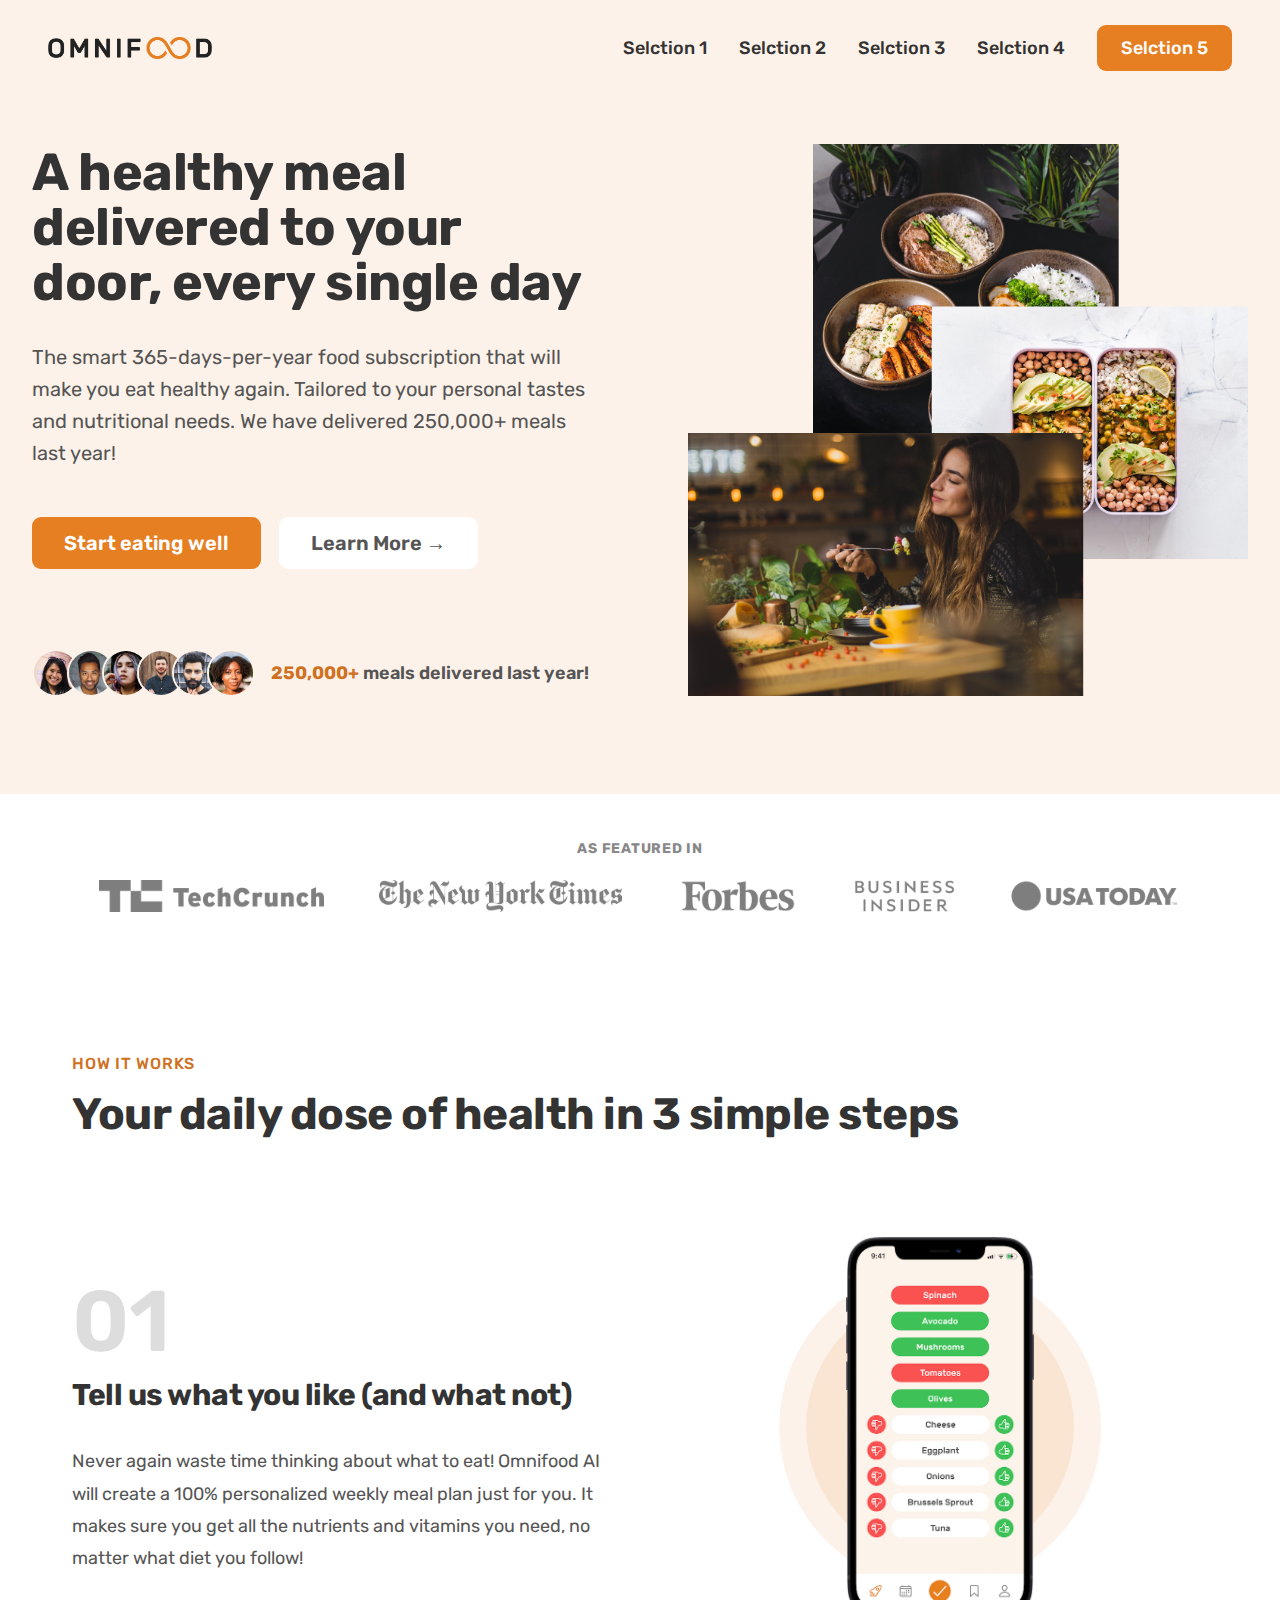
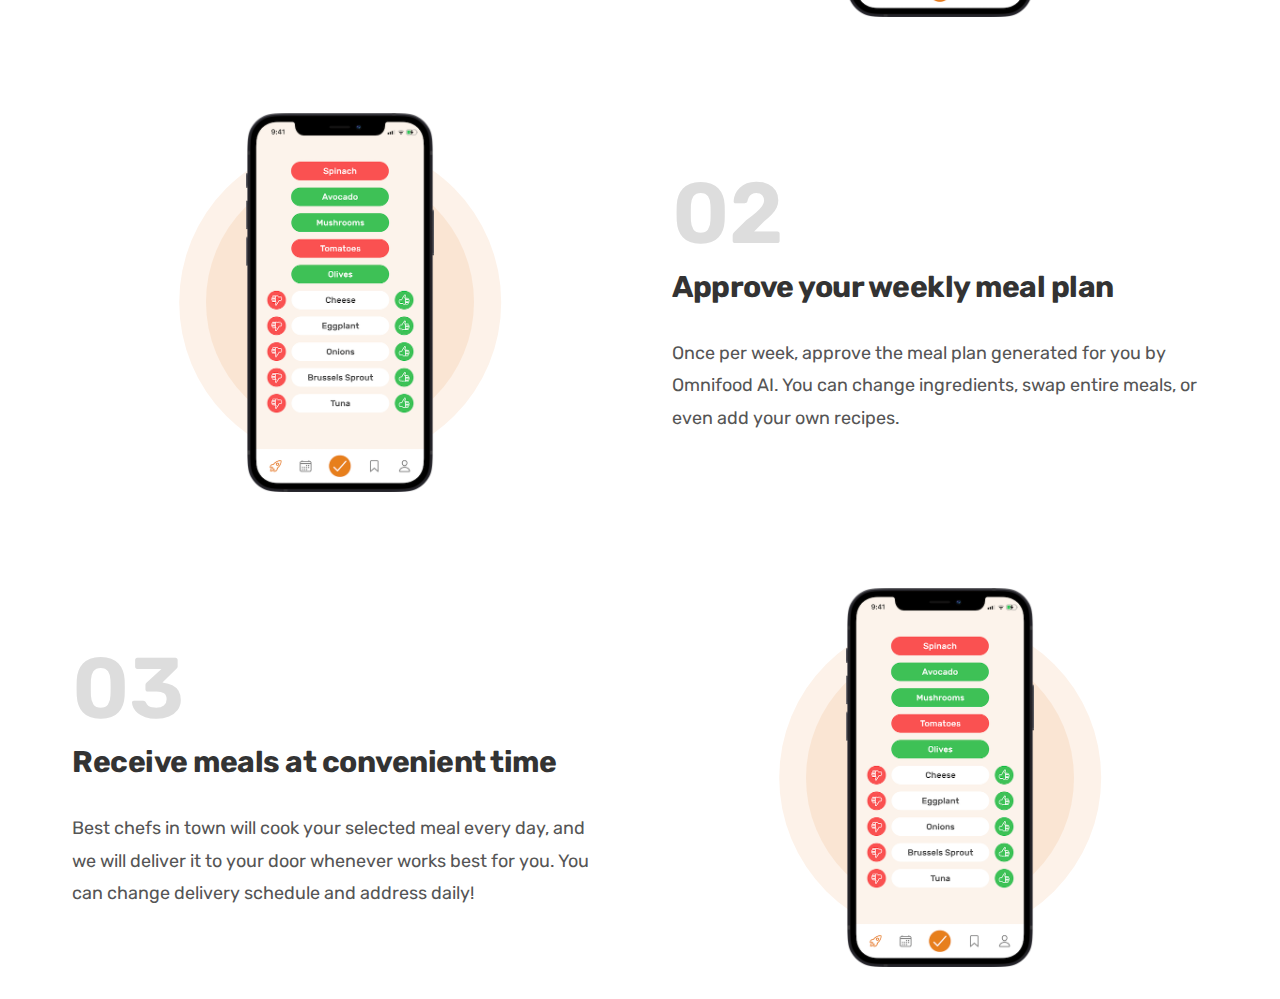
<file: index.html>
<!DOCTYPE html>
<html lang="en">
<head>
    <meta charset="UTF-8">
    <meta http-equiv="X-UA-Compatible" content="IE=edge">
    <meta name="viewport" content="width=device-width, initial-scale=1.0">
    <title>OMNIFOOD</title>

    <link rel="preconnect" href="https://fonts.googleapis.com">
<link rel="preconnect" href="https://fonts.gstatic.com" crossorigin>
<link href="https://fonts.googleapis.com/css2?family=Rubik:wght@400;500;600;700&display=swap" rel="stylesheet">

    <link rel="stylesheet" href="css/style.css">
    <link rel="stylesheet" href="css/general.css">
</head>
<body>
    <!--        HEADER         -->
    <header class="header">
        <img src="img/omnifood-logo.png" alt="LOGO" class="logo">
        <nav class="main-nav">
            <ul class="main-nav-list">
                <li><a href="#" class="main-nav-link">Selction 1</a></li>
                <li><a href="#" class="main-nav-link">Selction 2</a></li>
                <li><a href="#" class="main-nav-link">Selction 3</a></li>
                <li><a href="#" class="main-nav-link">Selction 4</a></li>
                <li><a href="#" class="main-nav-link nav-cta">Selction 5</a></li>
            </ul>
        </nav>
    </header>


    <main>
        <!--  HERO SECTION  -->
        <section class="section-hero">
            <div class="hero">
                <div class="hero-text-box">
                    <h1 class="heading-primary">
                        A healthy meal delivered to your door, every single day
                    </h1>
                    <p class="hero-description">           
                        The smart 365-days-per-year food subscription that will make you eat healthy again. Tailored to your personal tastes and nutritional needs. We have delivered 250,000+ meals last year!
                    </p>
                    <a href="#" class="btn btn--full margin-right-sm">Start eating well</a>
                    <a href="#" class="btn btn--outline">Learn More &rarr;</a>

                    <div class="delivered-meals">
                        <div class="delivered-imgs">
                            <img src="img/customers/customer-1.jpg" alt="Sust1">
                            <img src="img/customers/customer-2.jpg" alt="Sust1">
                            <img src="img/customers/customer-3.jpg" alt="Sust1">
                            <img src="img/customers/customer-4.jpg" alt="Sust1">
                            <img src="img/customers/customer-5.jpg" alt="Sust1">
                            <img src="img/customers/customer-6.jpg" alt="Sust1">
                        </div>

                        <p class="delivered-text"><span>250,000+</span> meals delivered last year!</p>
                    </div>
                </div>

                <div class="hero-img-box">
                    <img src="img/hero.png" alt="Hero Images" class="hero-img">
                </div>
            </div>
        </section>



        <!-- -------------------------------- -->
        <!--           FEATURED IN            -->
        <!-- -------------------------------- -->
        <section class="section-featured">
            <div class="container">
                <h2 class="heading-featured-in">As Featured In</h2>
                <div class="logos">
                    <img src="img/logos/techcrunch.png" alt="Logo 1">
                    <img src="img/logos/the-new-york-times.png" alt="Logo 2">
                    <img src="img/logos/forbes.png" alt="Logo 3">
                    <img src="img/logos/business-insider.png" alt="Logo 4">
                    <img src="img/logos/usa-today.png" alt="">
                </div>
            </div>
        </section>









        <!--     HOW IT WORKS -->
        <section class="section-how">
            <div class="container">
                <span class="subheading">How it works</span>
                <h2 class="heading-secondary">Your daily dose of health in 3 simple steps</h2>
            </div>

            <div class="container grid grid--2-cols grid--center-v">
                <!--      STEP 1    -->
                <div class="step-text-box">
                    <p class="step-number">01</p>

                    <h3 class="heading-tertiary">Tell us what you like (and what not)</h3>

                    <p class="step-description">
                        Never again waste time thinking about what to eat! Omnifood AI will create a 100% personalized weekly meal plan just for you. It makes sure you get all the nutrients and vitamins you need, no matter what diet you follow!
                    </p>
                </div>

                <div class="step-img-box">
                    <img src="img/app/app-screen-1.png" class="step-img" alt="APP SCREEN">
                </div>


                <!--      STEP 2    -->
                <div class="step-img-box">
                    <img src="img/app/app-screen-1.png" class="step-img" alt="APP SCREEN">
                </div>

                <div class="step-text-box">
                    <p class="step-number">02</p>

                    <h3 class="heading-tertiary">Approve your weekly meal plan</h3>

                    <p class="step-description">
                        Once per week, approve the meal plan generated for you by Omnifood AI. You can change ingredients, swap entire meals, or even add your own recipes.
                    </p>
                </div>



                <!--      STEP 3    -->
                <div class="step-text-box">
                    <p class="step-number">03</p>

                    <h3 class="heading-tertiary">Receive meals at convenient time</h3>

                    <p class="step-description">
                        Best chefs in town will cook your selected meal every day, and we will deliver it to your door whenever works best for you. You can change delivery schedule and address daily!
                    </p>
                </div>

                <div class="step-img-box">
                    <img src="img/app/app-screen-1.png" class="step-img" alt="APP SCREEN">
                </div>
            </div>
            
        </section>

    </main>




    
    
</body>
</html>
</file>
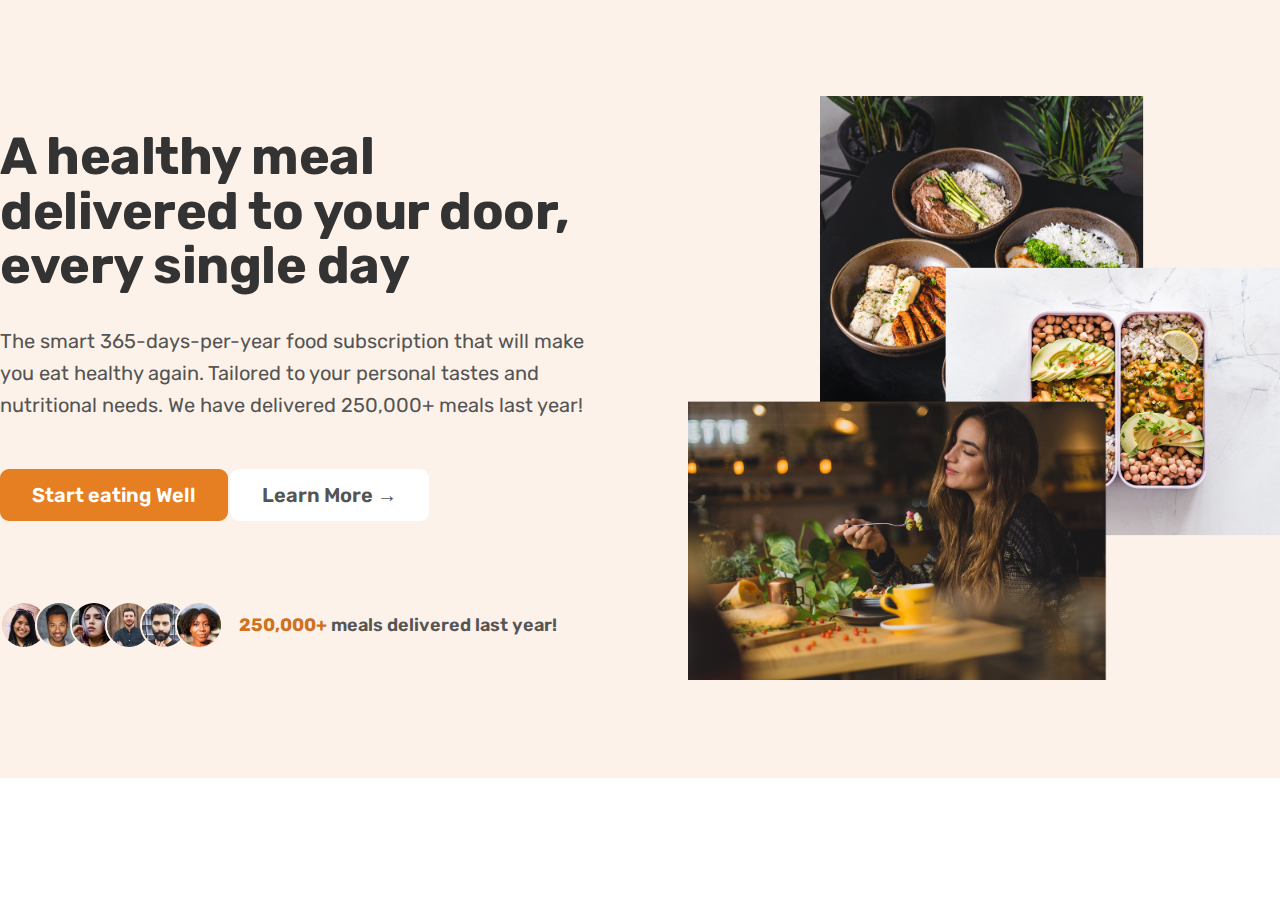
<file: prac.html>
<!DOCTYPE html>
<html lang="en">
<head>
    <meta charset="UTF-8">
    <meta http-equiv="X-UA-Compatible" content="IE=edge">
    <meta name="viewport" content="width=device-width, initial-scale=1.0">

    
    <link rel="preconnect" href="https://fonts.googleapis.com">
<link rel="preconnect" href="https://fonts.gstatic.com" crossorigin>
<link href="https://fonts.googleapis.com/css2?family=Rubik:wght@400;500;600;700&display=swap" rel="stylesheet">


    <link rel="stylesheet" href="prac.css">
    <title>Document</title>
</head>
<body>
    
    <section class="section-hero">
        <div class="hero">
            <div class="hero-text-box">
                <h1 class="heading-primary">
                    A healthy meal delivered to your door, every single day
                </h1>
                <p class="hero-description">
                    The smart 365-days-per-year food subscription that will make you eat healthy again. Tailored to your personal tastes and nutritional needs. We have delivered 250,000+ meals last year!
                </p>

                <a href="#" class="btn btn-full">Start eating Well</a>
                <a href="#" class="btn btn-outline">Learn More &rarr;</a>

                <div class="delivered-meals">
                    <div class="delivered-imgs">
                        <img src="img/customers/customer-1.jpg" alt="Sust1">
                        <img src="img/customers/customer-2.jpg" alt="Sust1">
                        <img src="img/customers/customer-3.jpg" alt="Sust1">
                        <img src="img/customers/customer-4.jpg" alt="Sust1">
                        <img src="img/customers/customer-5.jpg" alt="Sust1">
                        <img src="img/customers/customer-6.jpg" alt="Sust1">
                    </div>
                
                    <p class="delivered-text">
                        <span>250,000+</span> meals delivered last year!
                    </p>
                </div>
            </div>

            <div class="hero-img-box">
                <img src="img/hero.png" alt="" class="hero-img">
            </div>
        </div>
    </section>
</body>
</html>
</file>
<file: css/style.css>
/* 
--- 01 TYPOGRAPHY SYSTEM

- Font sizes (px)
10 / 12 / 14 / 16 / 18 / 20 / 24 / 30 / 36 / 44 / 52 / 62 / 74 / 86 / 98

- Font weights
Default: 400
Medium: 500
Semi-bold: 600
Bold: 700

- Line heights
Default: 1
Small: 1.05
Medium: 1.2
Paragraph default: 1.6

- Letter spacing
-0.5px
0.75px

--- 02 COLORS

- Primary: #e67e22
- Tints:
#fdf2e9
#fae5d3
#eb984e

- Shades: 
#cf711f
#45260a

- Accents:
- Greys

#888
#767676 (lightest grey allowed on #fff)
#6f6f6f (lightest grey allowed on #fdf2e9)
#555
#333

--- 05 SHADOWS

0 2.4rem 4.8rem rgba(0, 0, 0, 0.075);

--- 06 BORDER-RADIUS

Default: 9px
Medium: 11px

--- 07 WHITESPACE

- Spacing system (px)
2 / 4 / 8 / 12 / 16 / 24 / 32 / 48 / 64 / 80 / 96 / 128

*/

*{
    padding: 0;
    margin: 0;
    box-sizing: border-box;
}

html{
    /* 10/16 = 0.625 i.e percentage of users browser font size */
    font-size: 62.5%;
}


body{
    font-family: 'Rubik',sans-serif;
    line-height: 1;
    font-weight: 400;
    color: #555;
}

/* -------------------------------------------------------- */
/*                      NAV BAR                            */
/* ------------------------------------------------------ */
.header{
    display: flex;
    justify-content: space-between;
    align-items: center;
    background-color: #fdf2e9;
    
    height: 9.6rem;
    padding: 0 4.8rem;
}
.logo{
    height: 2.2rem;
}

.main-nav-list{
    list-style: none;
    display: flex;
    gap: 3.2rem;
}

.main-nav-link:link,
.main-nav-link:visited{
    text-decoration: none;
    color: #333;
    font-weight: 500;
    font-size: 1.8rem;

    transition: all 0.3s;
}


.main-nav-link:hover{
    color: #cf711f;
    /* box-shadow: inset 0 0 0 3px #cf711f; */
}

.main-nav-link.nav-cta:link,
.main-nav-link.nav-cta:visited{
    padding: 1.2rem 2.4rem;
    border-radius: 9px;
    color: #fff;
    background-color: #e67e22;
}

.main-nav-link.nav-cta:hover,
.main-nav-link.nav-cta:active{
    background-color: #cf711f
}













/* HERO SECTION */
.section-hero{
    background-color: #fdf2e9;
    padding: 4.8rem 0 9.6rem 0;
}

.hero{
    max-width: 130rem;
    margin: 0 auto;
    padding: 0 3.2rem;

    display: grid;
    grid-template-columns: 1fr 1fr;
    gap: 9.6rem;
    align-items: center;
}


.hero-description{
    font-size: 2rem;
    line-height: 1.6;
    margin-bottom: 4.8rem;
}

.hero-img{
    width: 100%;
}

.delivered-meals{
    display: flex;
    margin-top: 8rem;
    align-items: center;
    gap: 1.6rem;
}

.delivered-imgs{
    display: flex;
}

.delivered-imgs img{
    height: 4.8rem;
    width: 4.8rem;
    border-radius: 50%;
    margin-right: -1.3rem;
    border: 2px solid #fdf2e9;
}

.delivered-imgs img:last-child{
    margin-right: 0;
}

.delivered-text{
    font-size: 1.8rem;
    font-weight: 600;
}

.delivered-text span{
    color: #cf711f;
    font-weight: 700;
}


/* ---------------------- */
/*       FEATURED IN     */
/* --------------------- */
.section-featured{
    padding: 4.8rem 0;
}

.heading-featured-in{
    font-size: 1.4rem;
    text-transform: uppercase;
    letter-spacing: 0.75px;
    text-align: center;
    margin-bottom: 2.4rem;
    color: #888;
}

.logos{
    display: flex;
    justify-content: space-around;
}

.logos img{
    height: 3.2rem;
    filter: brightness(0);
    opacity: 50%;
}


/* --------------------- */
/*       HOW IT WORKS    */
/* -------------------- */
.section-how{
    padding: 9.6rem 0 3.2rem 0;
}

.step-img{
    width: 35%;
}

.step-img-box{
    display: flex;
    align-items: center;
    justify-content: center;
    position: relative;
}

.step-img-box::before,
.step-img-box::after{
    content: '';
    display: block;
    position: absolute;
    top: 50%;
    left: 50%;
    transform: translate(-50%,-50%);

    border-radius: 50%;
    background-color: #fdf2e9;
}
 
.step-img-box::before{
    width: 60%;
    padding-bottom: 60%;
    border-radius: 50%;
    z-index: -2;
    background-color: #fdf2e9;
}

.step-img-box::after{
    width: 50%;
    padding-bottom: 50%;
    border-radius: 50%;
    z-index: -2;
    background-color: #fae5d3;
}


.step-number{
    font-size: 8.6rem;
    font-weight: 600;
    color: #ddd;
    margin-bottom: 1.2rem;
}


.step-description{
    font-size: 1.8rem;
    line-height: 1.8;
}
</file>
<file: css/general.css>
/* ----------------------------- */
/*       RESUSABLE CLASSES      */
/* --------------------------- */
.heading-primary,
.heading-secondary,
.heading-tertiary{
    font-weight: bold;
    color: #333;
    letter-spacing: -0.5px;

}

.heading-primary{
    font-size: 5.2rem;
    line-height: 1.05;
    margin-bottom: 3.2rem;
}

.heading-secondary{
    font-size: 4.4rem;
    line-height: 1.2;
    margin-bottom: 9.6rem;
}

.heading-tertiary{
    font-size: 3.0rem;
    line-height: 1.2;
    margin-bottom: 3.2rem;
}

.subheading{
    display: block;
    font-size: 1.6rem;
    font-weight: 500;
    color: #cf711f;
    text-transform: uppercase;
    margin-bottom:1.6rem ;
    letter-spacing: 0.75px;
}


.margin-right-sm{
    margin-right: 1.6rem !important;
}

/* BUTTONS */
.btn:link,.btn:visited{
    display: inline-block;
    text-decoration: none;
    font-weight: 600;
    font-size: 2rem;
    padding: 1.6rem 3.2rem;
    border-radius: 9px;

    transition: background-color 0.3s;
}

.btn--full:link,.btn--full:visited{
    background-color: #e67e22;
    color: #fff;
}

.btn--full:hover,.btn--full:active{
    background-color: #cf711f;
    color: #fff;
}


.btn--outline:link,.btn-outline:visited{
    background-color: #fff;
    color: #555;
}

.btn--outline:hover,.btn-outline:active{
    background-color: #fdf2e9;

    box-shadow: inset 0 0 0 3px #fff;
}


/*   GENERIC CONTAINER    */
.container{
    max-width: 120rem;
    margin: 0 auto;
    padding: 0 3.2rem;
}

/* ----------------------------------- */
/*             REUSABLE GRID           */
/* ---------------------------------- */
.grid{
    display: grid;
    column-gap: 6.4rem;
    row-gap: 9.6rem;
}

.grid--center-v{
    align-items: center;
}

.grid--2-cols{
    grid-template-columns: repeat(2,1fr);
}

.grid--3-cols{
    grid-template-columns: repeat(3,1fr);
}

.grid--4-cols{
    grid-template-columns: repeat(4,1fr);
}
</file>
<file: prac.css>
*{
    margin: 0;
    padding: 0;
    box-sizing: border-box;
}

html{
    font-size: 62.5%;
}


body{
    font-family: 'Rubik',sans-serif;
    line-height: 1;
    font-weight: 400;
    color: #555;
}


/* HERO */

.section-hero{
    background-color: #fdf2e9;
    padding: 9.6rem 0;
}


.hero{
    max-width: 130rem;
    margin: 0 auto;
    display: grid;
    grid-template-columns: 1fr 1fr;
    gap: 9.6rem;
    align-items: center;
}

.heading-primary{
    font-size: 5.2rem;
    font-weight: bold;
    line-height: 1.05;
    color: #333;
    letter-spacing: -0.5px;
    margin-bottom: 3.2rem;
}
.hero-description{
    font-size: 2rem;
    line-height: 1.6;
    margin-bottom: 4.8rem;
}

.hero-img{
    width: 100%;
}


/* BUTTON */

.btn:link,.btn:visited{
    display: inline-block;
    text-decoration: none;
    font-weight: 600;
    font-size: 2rem;
    padding: 1.6rem 3.2rem;

    border-radius: 9px;
}

.btn-full:link,.btn-full:visited{
    background-color: #e67e22;
    color: #fff;
}

.btn-outline:link,.btn-outline:visited{
    background-color: #fff;
    color: #555;
}

.btn-outline:hover,.btn-outline:active{
    background-color: #fdf2e9;
    box-shadow: inset 0 0 0 3px #fff;
}

/* DELIVERED */
.delivered-meals{
    display: flex;
    margin-top: 8rem;
    align-items: center;
    gap: 1.6rem;
}

.delivered-meals .delivered-imgs{
    display: flex;
}

.delivered-meals img{
    height: 4.8rem;
    width: 4.8rem;
    border-radius: 50%;
    margin-right: -1.3rem;
    border: 2px solid #fdf2e9;
}

.delivered-imgs img:last-child{
    margin-right: 0;
}

.delivered-text{
    font-size: 1.8rem;
    font-weight: 600;
}

.delivered-text span{
    color: #cf711f;
    font-weight: 700;
}
</file>
